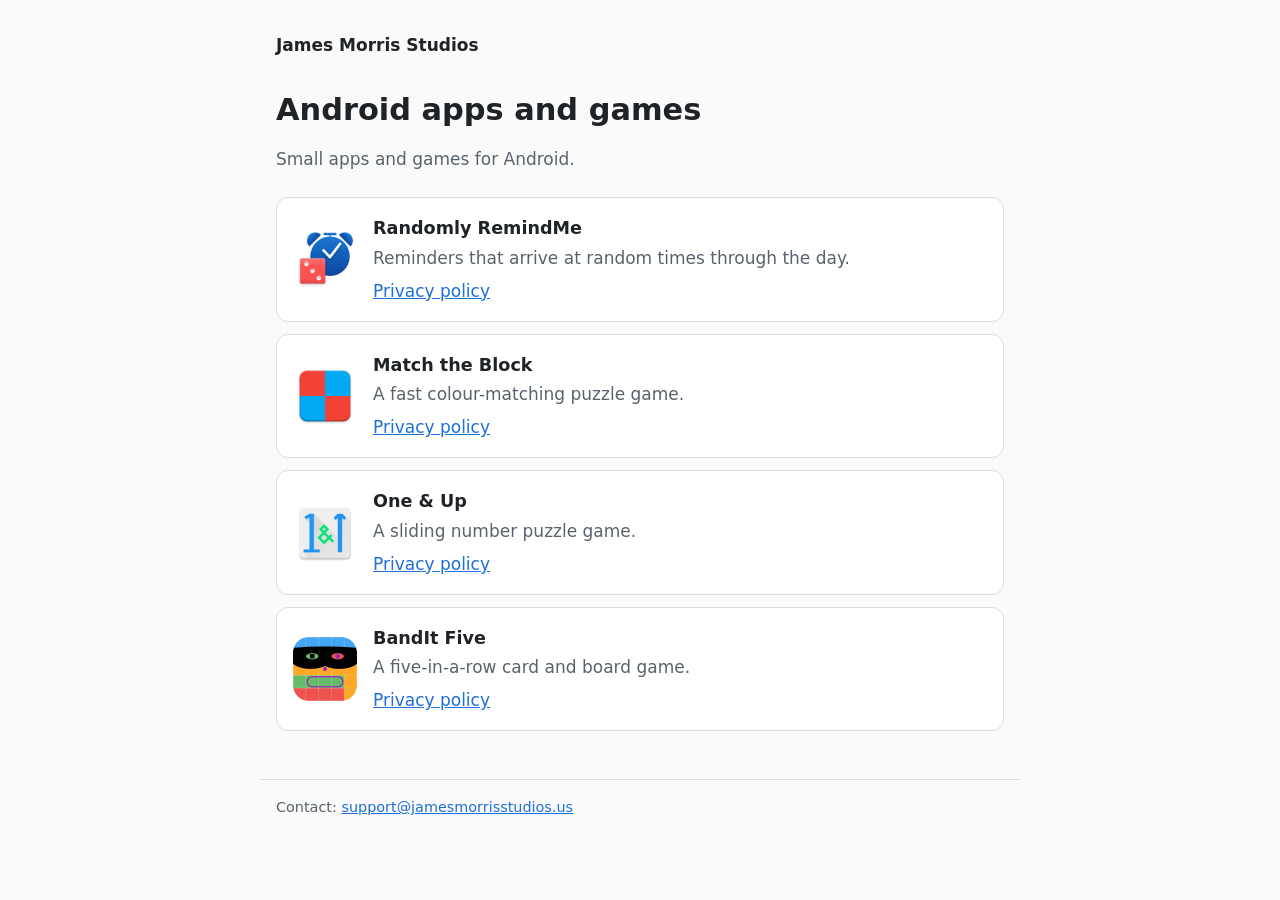
<file: index.html>
<!doctype html>
<html lang="en">
<head>
  <meta charset="utf-8">
  <meta name="viewport" content="width=device-width, initial-scale=1">
  <title>James Morris Studios</title>
  <meta name="description" content="Android apps and games by James Morris Studios.">
  <link rel="icon" href="/favicon.png">
  <link rel="stylesheet" href="/style.css">
</head>
<body>
  <header>
    <a class="home" href="/">James Morris Studios</a>
  </header>

  <main>
    <h1>Android apps and games</h1>
    <p class="muted">Small apps and games for Android.</p>

    <ul class="apps">
      <li class="app">
        <img src="/images/randomly-remindme.png" alt="">
        <div>
          <h2>Randomly RemindMe</h2>
          <p>Reminders that arrive at random times through the day.</p>
          <div class="links"><a href="/randomly-remindme-privacy-policy.html">Privacy policy</a></div>
        </div>
      </li>
      <li class="app">
        <img src="/images/match-the-block.png" alt="">
        <div>
          <h2>Match the Block</h2>
          <p>A fast colour-matching puzzle game.</p>
          <div class="links"><a href="/match-the-block-privacy-policy.html">Privacy policy</a></div>
        </div>
      </li>
      <li class="app">
        <img src="/images/one-and-up.png" alt="">
        <div>
          <h2>One &amp; Up</h2>
          <p>A sliding number puzzle game.</p>
          <div class="links"><a href="/one-and-up-privacy-policy.html">Privacy policy</a></div>
        </div>
      </li>
      <li class="app">
        <img src="/images/bandit-five.png" alt="">
        <div>
          <h2>BandIt Five</h2>
          <p>A five-in-a-row card and board game.</p>
          <div class="links"><a href="/bandit-five-privacy-policy.html">Privacy policy</a></div>
        </div>
      </li>
    </ul>
  </main>

  <footer>
    Contact: <a href="mailto:support@jamesmorrisstudios.us">support@jamesmorrisstudios.us</a>
  </footer>
</body>
</html>
</file>
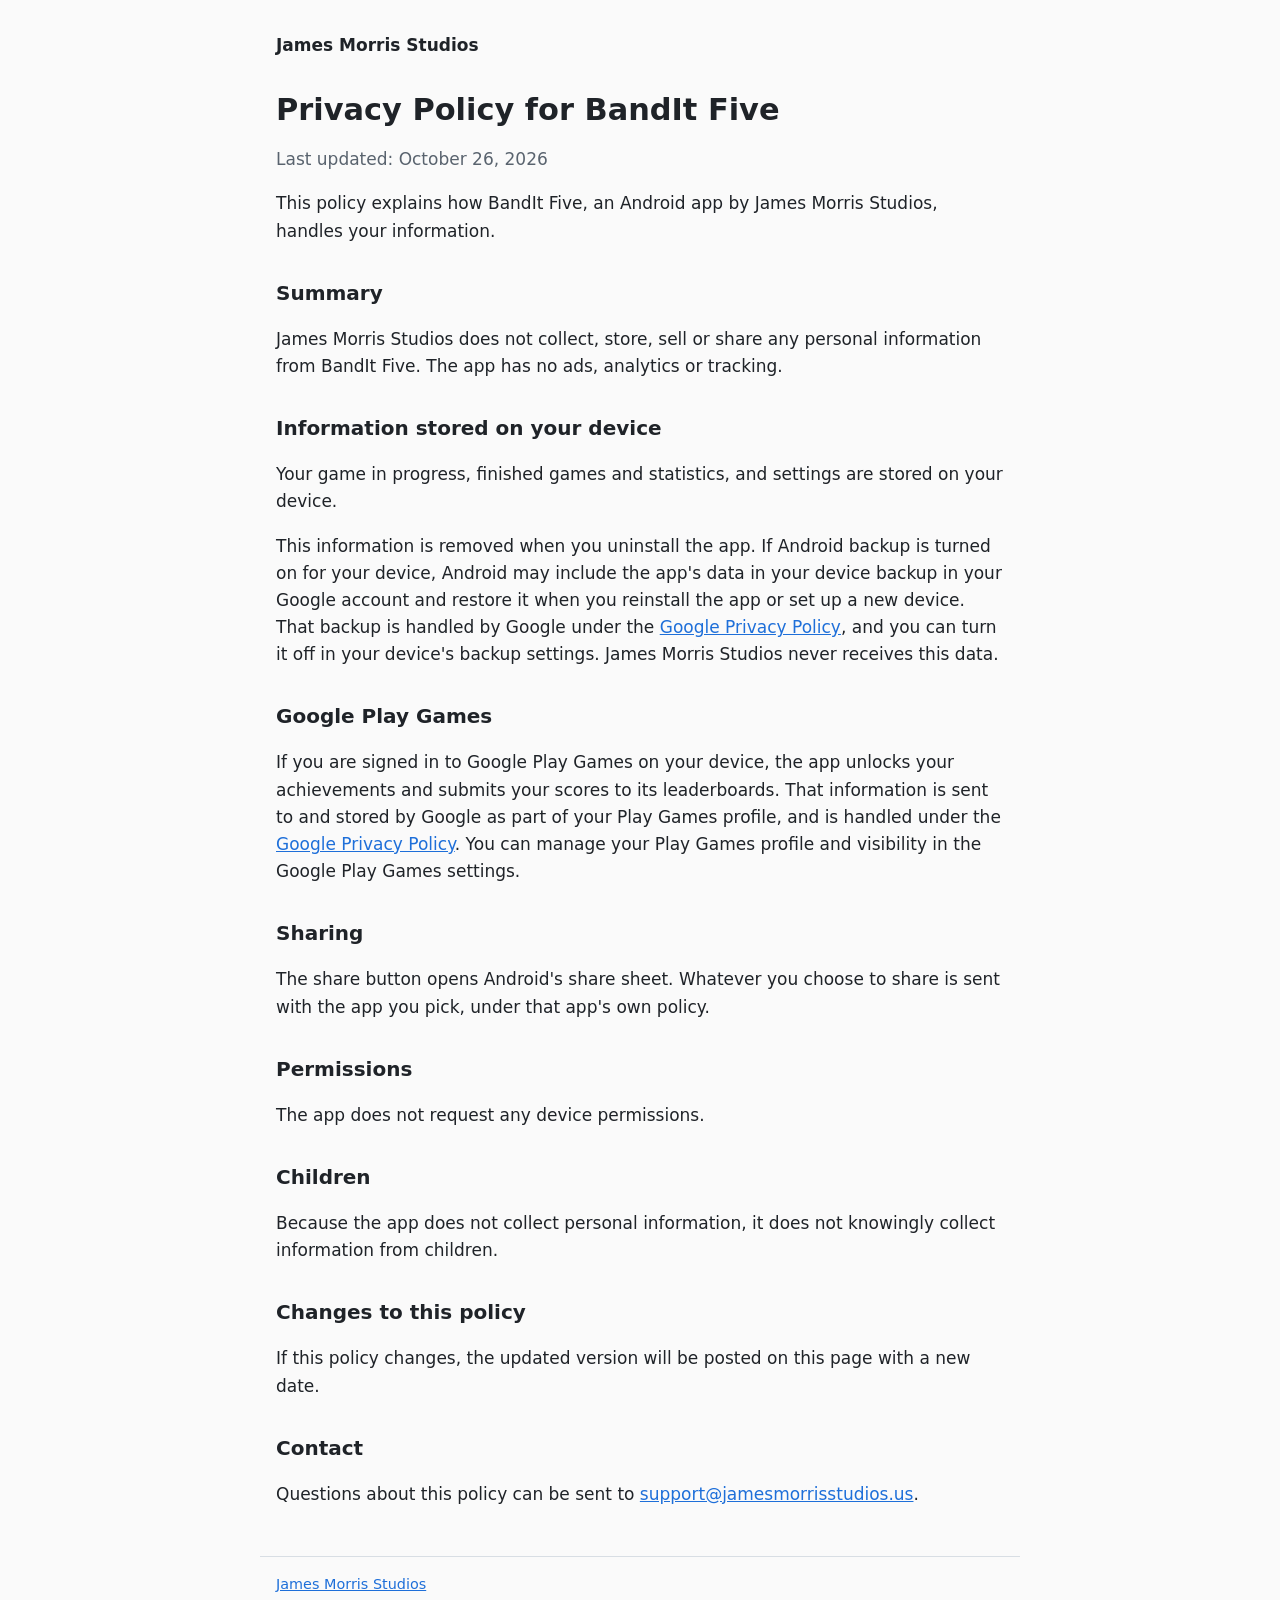
<file: bandit-five-privacy-policy.html>
<!doctype html>
<html lang="en">
<head>
  <meta charset="utf-8">
  <meta name="viewport" content="width=device-width, initial-scale=1">
  <title>Privacy Policy - BandIt Five</title>
  <link rel="icon" href="/favicon.png">
  <link rel="stylesheet" href="/style.css">
</head>
<body>
  <header>
    <a class="home" href="/">James Morris Studios</a>
  </header>

  <main>
    <h1>Privacy Policy for BandIt Five</h1>
    <p class="muted">Last updated: October 26, 2026</p>

    <p>This policy explains how BandIt Five, an Android app by James Morris Studios, handles your
information.</p>

    <h2>Summary</h2>
    <p>James Morris Studios does not collect, store, sell or share any personal information
from BandIt Five. The app has no ads, analytics or tracking.</p>

    <h2>Information stored on your device</h2>
    <p>Your game in progress, finished games and statistics, and settings are
stored on your device.</p>
    <p>This information is removed when you uninstall the app. If Android backup is turned
on for your device, Android may include the app's data in your device backup in your
Google account and restore it when you reinstall the app or set up a new device. That
backup is handled by Google under the
<a href="https://policies.google.com/privacy">Google Privacy Policy</a>, and you can turn it off in your
device's backup settings. James Morris Studios never receives this data.</p>

    <h2>Google Play Games</h2>
    <p>If you are signed in to Google Play Games on your device, the app unlocks your
achievements and submits your scores to its leaderboards. That information is sent to and
stored by Google as part of your Play Games profile, and is handled under the
<a href="https://policies.google.com/privacy">Google Privacy Policy</a>. You can manage your Play Games profile
and visibility in the Google Play Games settings.</p>

    <h2>Sharing</h2>
    <p>The share button opens Android's share sheet. Whatever you choose to share is sent
with the app you pick, under that app's own policy.</p>

    <h2>Permissions</h2>
    <p>The app does not request any device permissions.</p>

    <h2>Children</h2>
    <p>Because the app does not collect personal information, it does not knowingly collect
information from children.</p>

    <h2>Changes to this policy</h2>
    <p>If this policy changes, the updated version will be posted on this page with a new
date.</p>

    <h2>Contact</h2>
    <p>Questions about this policy can be sent to
<a href="mailto:support@jamesmorrisstudios.us">support@jamesmorrisstudios.us</a>.</p>
  </main>

  <footer>
    <a href="/">James Morris Studios</a>
  </footer>
</body>
</html>
</file>
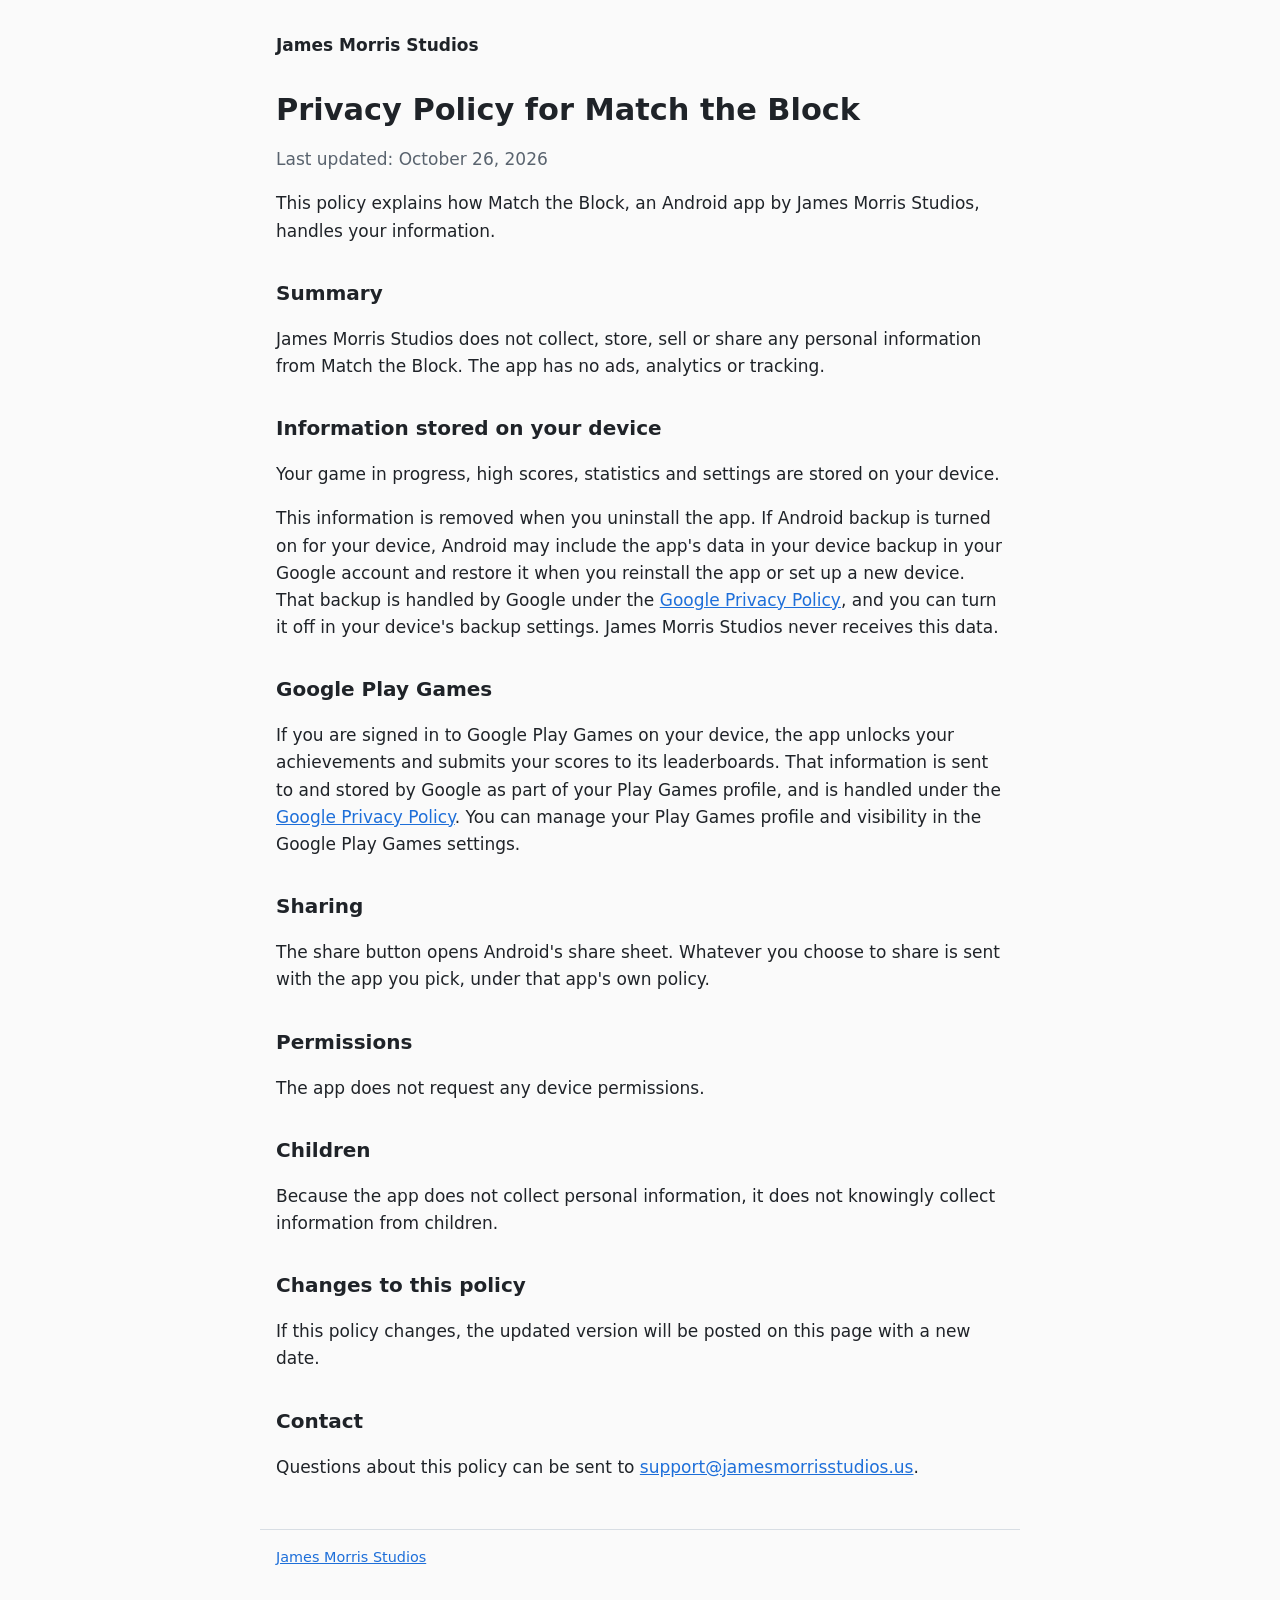
<file: match-the-block-privacy-policy.html>
<!doctype html>
<html lang="en">
<head>
  <meta charset="utf-8">
  <meta name="viewport" content="width=device-width, initial-scale=1">
  <title>Privacy Policy - Match the Block</title>
  <link rel="icon" href="/favicon.png">
  <link rel="stylesheet" href="/style.css">
</head>
<body>
  <header>
    <a class="home" href="/">James Morris Studios</a>
  </header>

  <main>
    <h1>Privacy Policy for Match the Block</h1>
    <p class="muted">Last updated: October 26, 2026</p>

    <p>This policy explains how Match the Block, an Android app by James Morris Studios, handles your
information.</p>

    <h2>Summary</h2>
    <p>James Morris Studios does not collect, store, sell or share any personal information
from Match the Block. The app has no ads, analytics or tracking.</p>

    <h2>Information stored on your device</h2>
    <p>Your game in progress, high scores, statistics and settings are stored
on your device.</p>
    <p>This information is removed when you uninstall the app. If Android backup is turned
on for your device, Android may include the app's data in your device backup in your
Google account and restore it when you reinstall the app or set up a new device. That
backup is handled by Google under the
<a href="https://policies.google.com/privacy">Google Privacy Policy</a>, and you can turn it off in your
device's backup settings. James Morris Studios never receives this data.</p>

    <h2>Google Play Games</h2>
    <p>If you are signed in to Google Play Games on your device, the app unlocks your
achievements and submits your scores to its leaderboards. That information is sent to and
stored by Google as part of your Play Games profile, and is handled under the
<a href="https://policies.google.com/privacy">Google Privacy Policy</a>. You can manage your Play Games profile
and visibility in the Google Play Games settings.</p>

    <h2>Sharing</h2>
    <p>The share button opens Android's share sheet. Whatever you choose to share is sent
with the app you pick, under that app's own policy.</p>

    <h2>Permissions</h2>
    <p>The app does not request any device permissions.</p>

    <h2>Children</h2>
    <p>Because the app does not collect personal information, it does not knowingly collect
information from children.</p>

    <h2>Changes to this policy</h2>
    <p>If this policy changes, the updated version will be posted on this page with a new
date.</p>

    <h2>Contact</h2>
    <p>Questions about this policy can be sent to
<a href="mailto:support@jamesmorrisstudios.us">support@jamesmorrisstudios.us</a>.</p>
  </main>

  <footer>
    <a href="/">James Morris Studios</a>
  </footer>
</body>
</html>
</file>
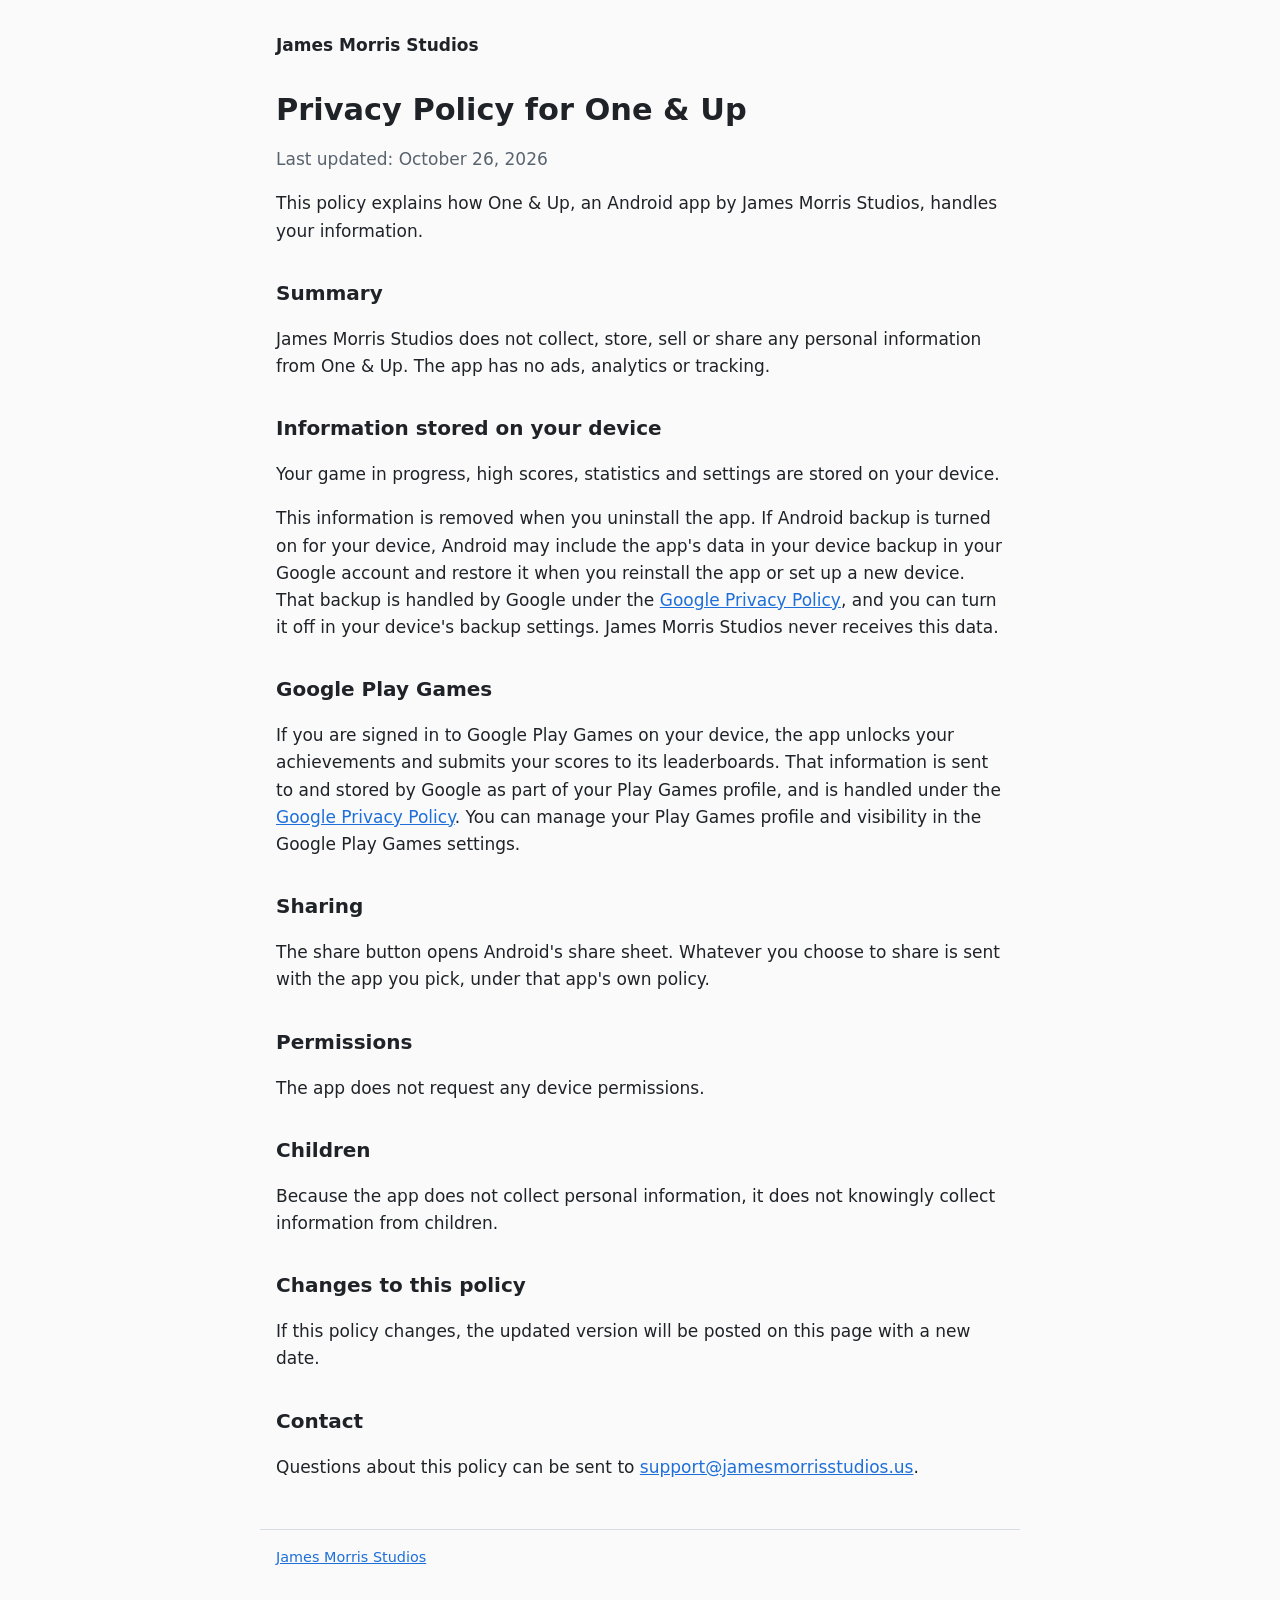
<file: one-and-up-privacy-policy.html>
<!doctype html>
<html lang="en">
<head>
  <meta charset="utf-8">
  <meta name="viewport" content="width=device-width, initial-scale=1">
  <title>Privacy Policy - One &amp; Up</title>
  <link rel="icon" href="/favicon.png">
  <link rel="stylesheet" href="/style.css">
</head>
<body>
  <header>
    <a class="home" href="/">James Morris Studios</a>
  </header>

  <main>
    <h1>Privacy Policy for One &amp; Up</h1>
    <p class="muted">Last updated: October 26, 2026</p>

    <p>This policy explains how One &amp; Up, an Android app by James Morris Studios, handles your
information.</p>

    <h2>Summary</h2>
    <p>James Morris Studios does not collect, store, sell or share any personal information
from One &amp; Up. The app has no ads, analytics or tracking.</p>

    <h2>Information stored on your device</h2>
    <p>Your game in progress, high scores, statistics and settings are stored
on your device.</p>
    <p>This information is removed when you uninstall the app. If Android backup is turned
on for your device, Android may include the app's data in your device backup in your
Google account and restore it when you reinstall the app or set up a new device. That
backup is handled by Google under the
<a href="https://policies.google.com/privacy">Google Privacy Policy</a>, and you can turn it off in your
device's backup settings. James Morris Studios never receives this data.</p>

    <h2>Google Play Games</h2>
    <p>If you are signed in to Google Play Games on your device, the app unlocks your
achievements and submits your scores to its leaderboards. That information is sent to and
stored by Google as part of your Play Games profile, and is handled under the
<a href="https://policies.google.com/privacy">Google Privacy Policy</a>. You can manage your Play Games profile
and visibility in the Google Play Games settings.</p>

    <h2>Sharing</h2>
    <p>The share button opens Android's share sheet. Whatever you choose to share is sent
with the app you pick, under that app's own policy.</p>

    <h2>Permissions</h2>
    <p>The app does not request any device permissions.</p>

    <h2>Children</h2>
    <p>Because the app does not collect personal information, it does not knowingly collect
information from children.</p>

    <h2>Changes to this policy</h2>
    <p>If this policy changes, the updated version will be posted on this page with a new
date.</p>

    <h2>Contact</h2>
    <p>Questions about this policy can be sent to
<a href="mailto:support@jamesmorrisstudios.us">support@jamesmorrisstudios.us</a>.</p>
  </main>

  <footer>
    <a href="/">James Morris Studios</a>
  </footer>
</body>
</html>
</file>
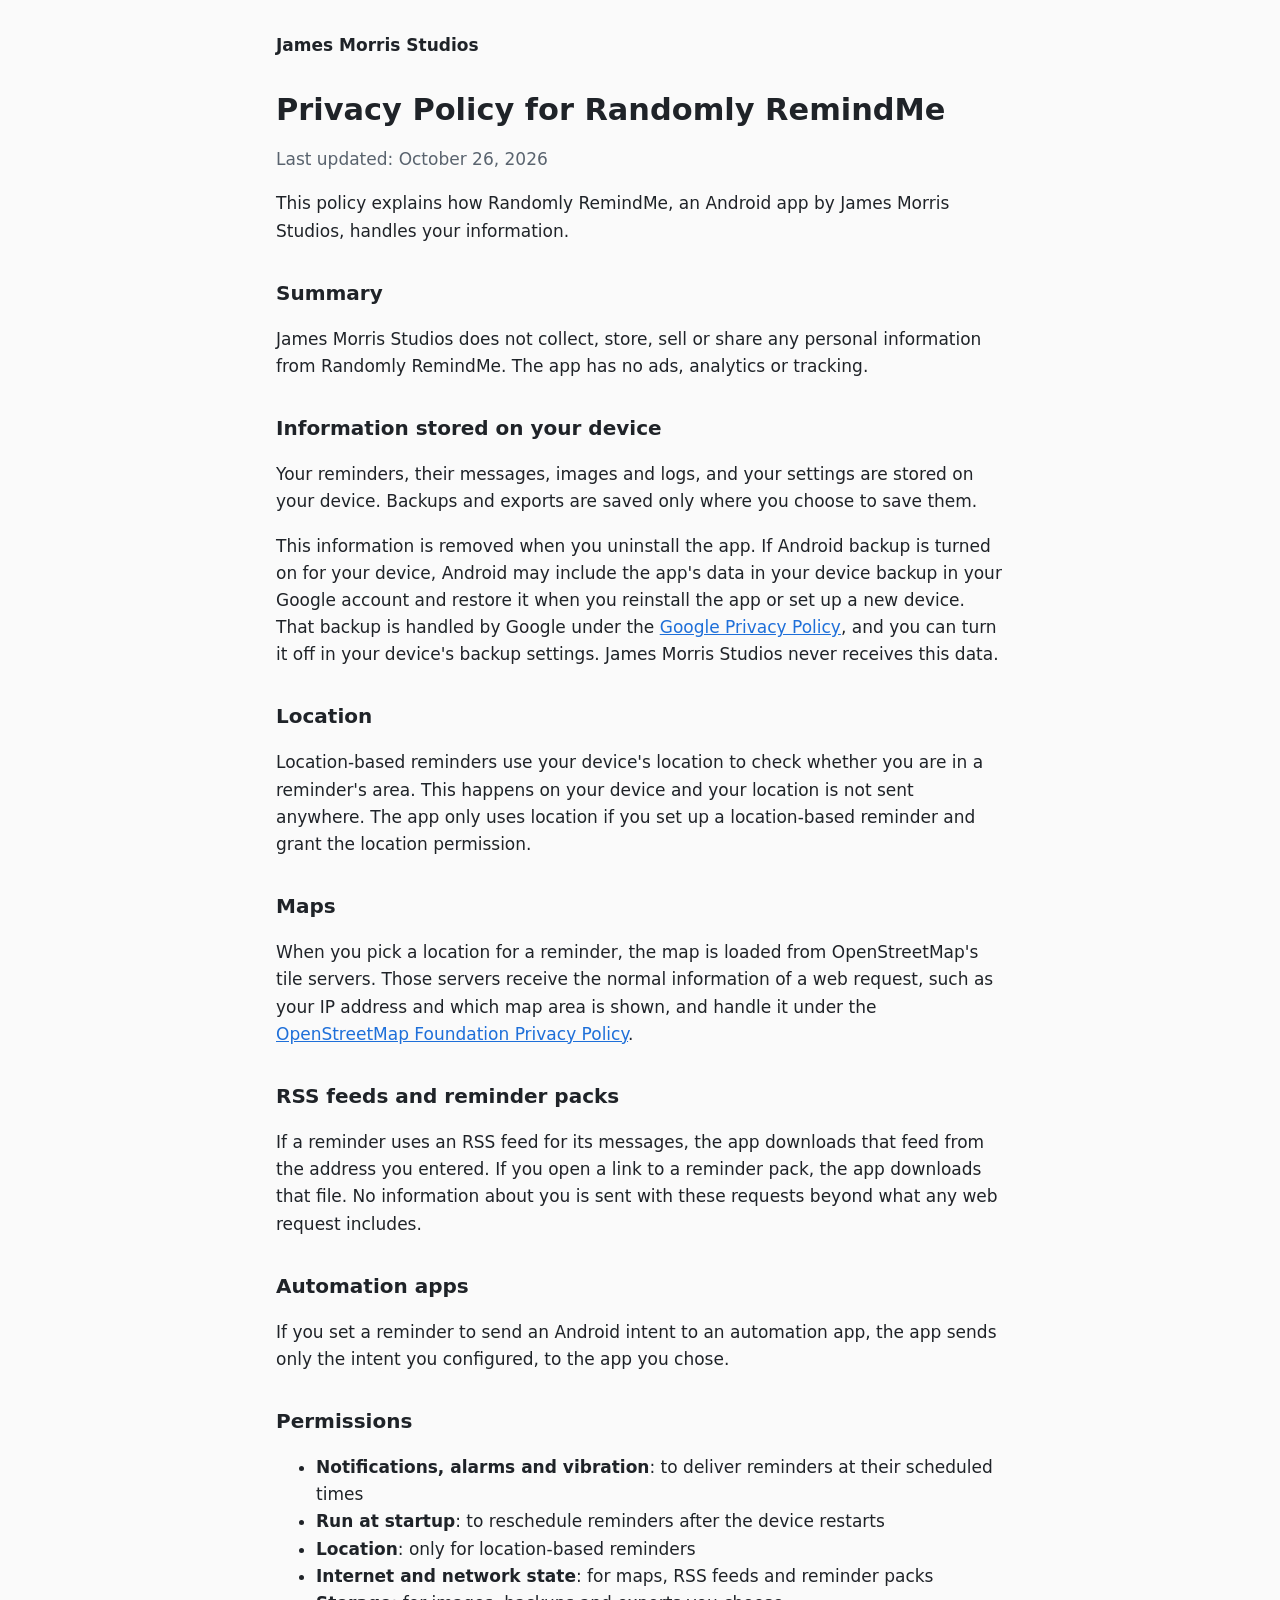
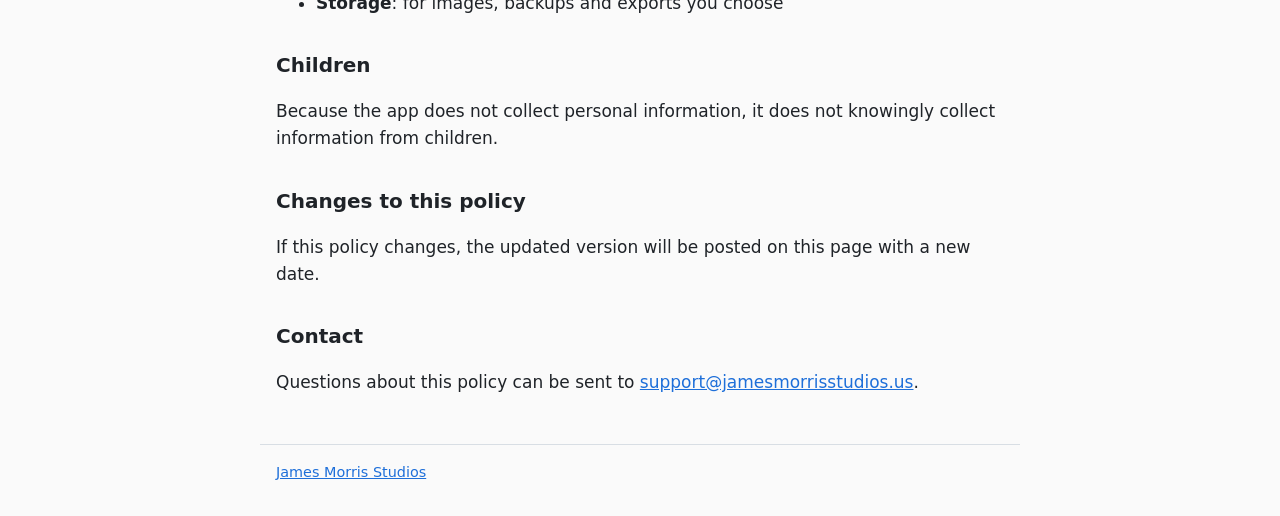
<file: randomly-remindme-privacy-policy.html>
<!doctype html>
<html lang="en">
<head>
  <meta charset="utf-8">
  <meta name="viewport" content="width=device-width, initial-scale=1">
  <title>Privacy Policy - Randomly RemindMe</title>
  <link rel="icon" href="/favicon.png">
  <link rel="stylesheet" href="/style.css">
</head>
<body>
  <header>
    <a class="home" href="/">James Morris Studios</a>
  </header>

  <main>
    <h1>Privacy Policy for Randomly RemindMe</h1>
    <p class="muted">Last updated: October 26, 2026</p>

    <p>This policy explains how Randomly RemindMe, an Android app by James Morris Studios, handles your
information.</p>

    <h2>Summary</h2>
    <p>James Morris Studios does not collect, store, sell or share any personal information
from Randomly RemindMe. The app has no ads, analytics or tracking.</p>

    <h2>Information stored on your device</h2>
    <p>Your reminders, their messages, images and logs, and your settings are
stored on your device. Backups and exports are saved only where you choose to save them.</p>
    <p>This information is removed when you uninstall the app. If Android backup is turned
on for your device, Android may include the app's data in your device backup in your
Google account and restore it when you reinstall the app or set up a new device. That
backup is handled by Google under the
<a href="https://policies.google.com/privacy">Google Privacy Policy</a>, and you can turn it off in your
device's backup settings. James Morris Studios never receives this data.</p>

    <h2>Location</h2>
    <p>Location-based reminders use your device's location to check
whether you are in a reminder's area. This happens on your device and your location is not
sent anywhere. The app only uses location if you set up a location-based reminder and grant
the location permission.</p>

    <h2>Maps</h2>
    <p>When you pick a location for a reminder, the map is loaded from
OpenStreetMap's tile servers. Those servers receive the normal information of a web request,
such as your IP address and which map area is shown, and handle it under the
<a href="https://osmfoundation.org/wiki/Privacy_Policy">OpenStreetMap Foundation Privacy Policy</a>.</p>

    <h2>RSS feeds and reminder packs</h2>
    <p>If a reminder uses an RSS feed for its
messages, the app downloads that feed from the address you entered. If you open a link to a
reminder pack, the app downloads that file. No information about you is sent with these
requests beyond what any web request includes.</p>

    <h2>Automation apps</h2>
    <p>If you set a reminder to send an Android intent to an
automation app, the app sends only the intent you configured, to the app you chose.</p>

    <h2>Permissions</h2>
    <ul>
      <li><strong>Notifications, alarms and vibration</strong>: to deliver reminders at their scheduled times</li>
      <li><strong>Run at startup</strong>: to reschedule reminders after the device restarts</li>
      <li><strong>Location</strong>: only for location-based reminders</li>
      <li><strong>Internet and network state</strong>: for maps, RSS feeds and reminder packs</li>
      <li><strong>Storage</strong>: for images, backups and exports you choose</li>
    </ul>

    <h2>Children</h2>
    <p>Because the app does not collect personal information, it does not knowingly collect
information from children.</p>

    <h2>Changes to this policy</h2>
    <p>If this policy changes, the updated version will be posted on this page with a new
date.</p>

    <h2>Contact</h2>
    <p>Questions about this policy can be sent to
<a href="mailto:support@jamesmorrisstudios.us">support@jamesmorrisstudios.us</a>.</p>
  </main>

  <footer>
    <a href="/">James Morris Studios</a>
  </footer>
</body>
</html>
</file>
<file: style.css>
:root {
  --bg: #fafafa;
  --surface: #ffffff;
  --text: #1f2328;
  --muted: #59636e;
  --border: #d8dee4;
  --accent: #1e6fd9;
}

@media (prefers-color-scheme: dark) {
  :root {
    --bg: #0d1117;
    --surface: #161b22;
    --text: #e6edf3;
    --muted: #9198a1;
    --border: #30363d;
    --accent: #58a6ff;
  }
}

* {
  box-sizing: border-box;
}

body {
  margin: 0;
  background: var(--bg);
  color: var(--text);
  font: 17px/1.6 system-ui, -apple-system, "Segoe UI", Roboto, sans-serif;
}

a {
  color: var(--accent);
}

header,
main,
footer {
  max-width: 760px;
  margin: 0 auto;
  padding: 0 16px;
}

header {
  padding-top: 32px;
  padding-bottom: 8px;
}

header a.home {
  color: var(--text);
  font-weight: 600;
  text-decoration: none;
}

h1 {
  font-size: 1.9rem;
  line-height: 1.25;
  margin: 24px 0 8px;
}

h2 {
  font-size: 1.25rem;
  margin: 32px 0 8px;
}

.muted {
  color: var(--muted);
}

.apps {
  list-style: none;
  padding: 0;
  margin: 24px 0;
  display: grid;
  gap: 12px;
}

.app {
  display: flex;
  gap: 16px;
  align-items: center;
  padding: 16px;
  background: var(--surface);
  border: 1px solid var(--border);
  border-radius: 12px;
}

.app img {
  width: 64px;
  height: 64px;
  flex: none;
  border-radius: 14px;
}

.app h2 {
  margin: 0;
  font-size: 1.1rem;
}

.app p {
  margin: 2px 0 6px;
  color: var(--muted);
}

.links a {
  margin-right: 16px;
}

footer {
  margin-top: 48px;
  padding-top: 16px;
  padding-bottom: 32px;
  border-top: 1px solid var(--border);
  color: var(--muted);
  font-size: 0.9rem;
}
</file>
